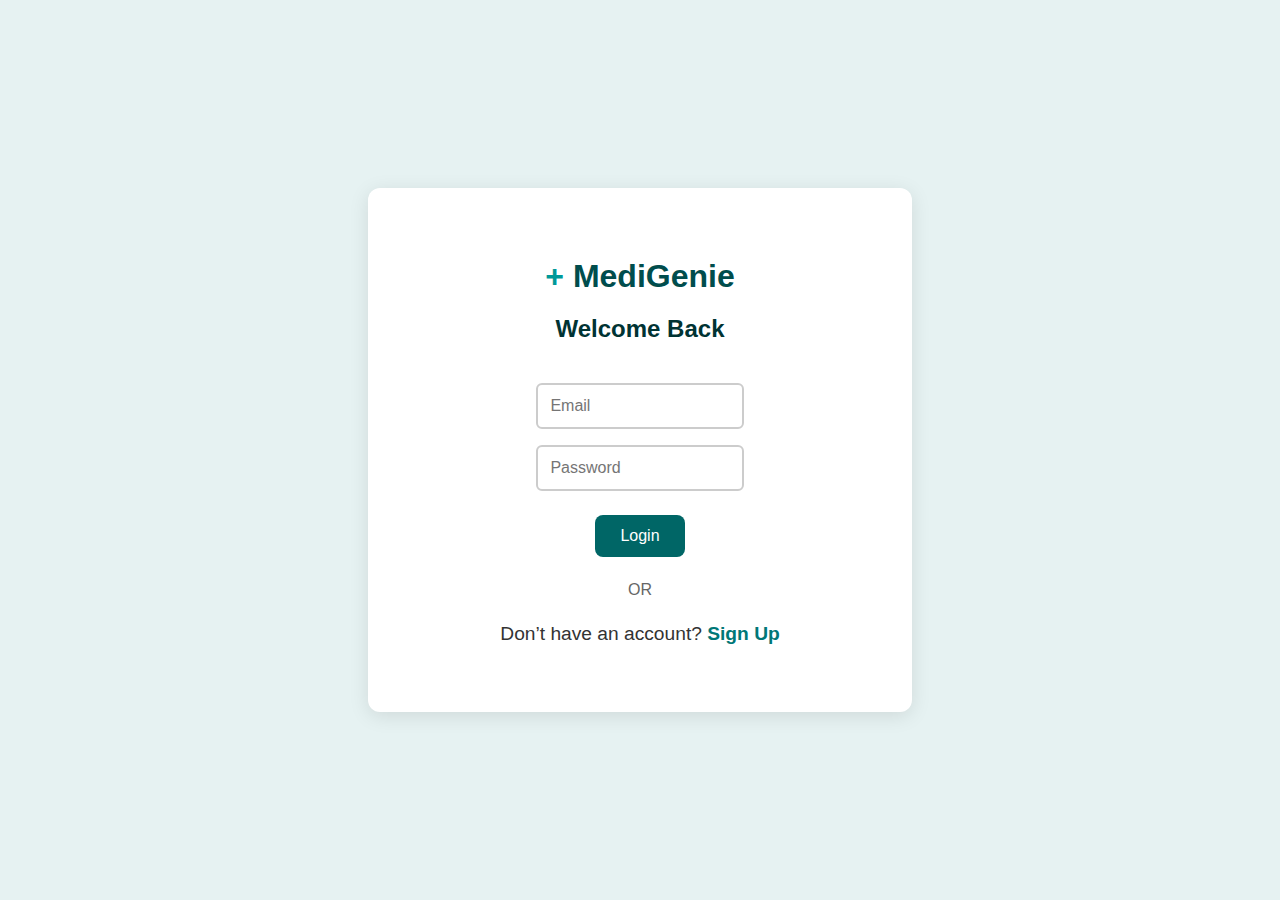
<file: templates/index.html>
<!DOCTYPE html>
<html lang="en">
<head>
  <meta charset="UTF-8" />
  <meta name="viewport" content="width=device-width, initial-scale=1.0"/>
  <title>MediGenie Login</title>
  <link rel="stylesheet" href="../static/styles/style.css" />
</head>
<body>
  <div class="container">
    <div class="right-panel">
      <h1 class="brand"><span class="plus">+</span> MediGenie</h1>
      <h2>Welcome Back</h2>
      <form class="login-form" action="/login" method="post">
        <input type="email" name="email" placeholder="Email" required />
        <br/>
        <input type="password" name="password" placeholder="Password" required />

        <div >
            <button type="submit">Login</button>
        </div>
      </form>
      <div class="separator">OR</div>
     
      <p class="signup-text">
        Don’t have an account? <a href="signup.html">Sign Up</a>
      </p>
    </div>
  </div>
</body>
</html>
</file>
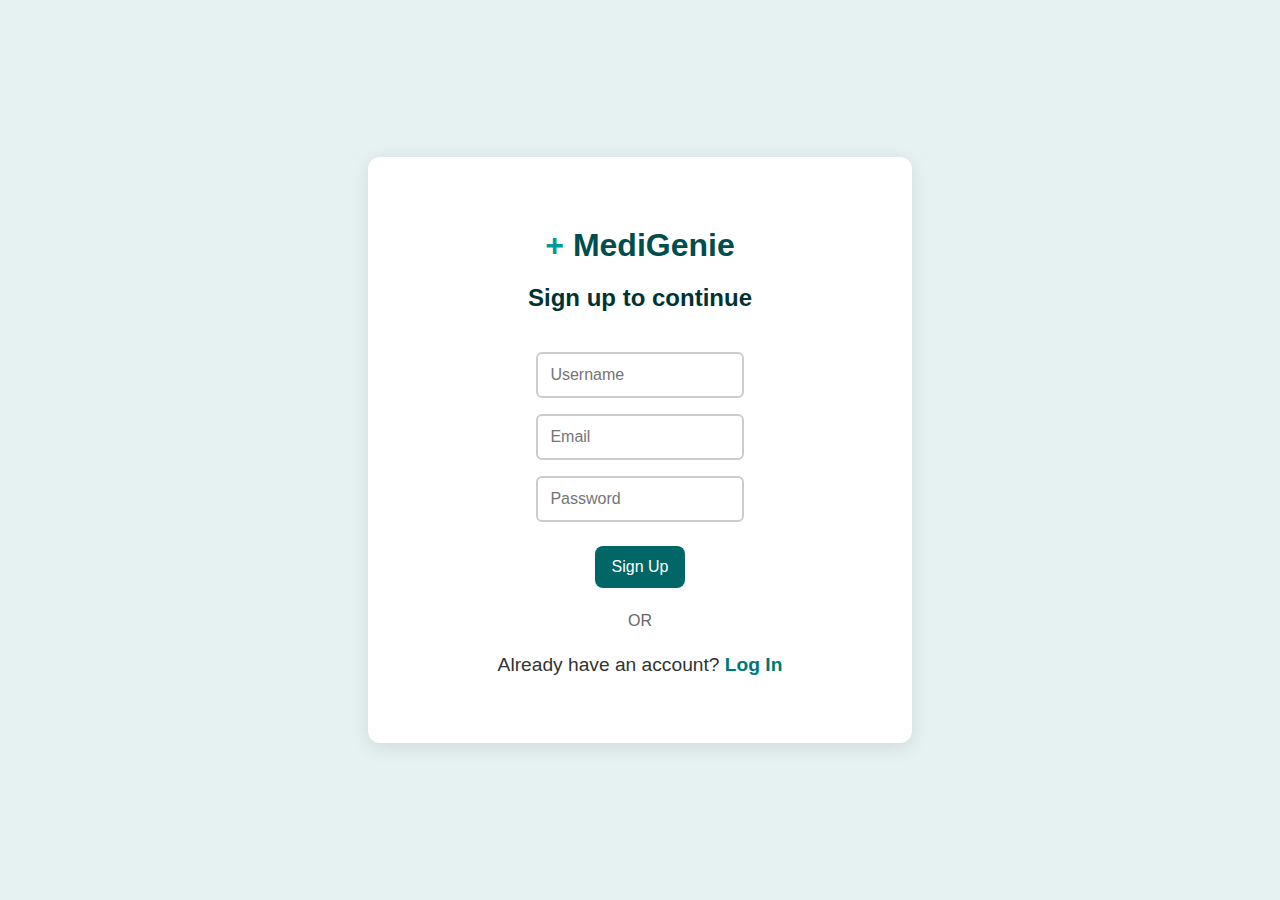
<file: templates/signup.html>
<!DOCTYPE html>
<html lang="en">
<head>
  <meta charset="UTF-8" />
  <meta name="viewport" content="width=device-width, initial-scale=1.0"/>
  <title>MediGenie Login</title>
  <link rel="stylesheet" href="../static/styles/style1.css" />
</head>
<body>
  <div class="container">
    <div class="right-panel">
      <h1 class="brand"><span class="plus">+</span> MediGenie</h1>
      <h2>Sign up to continue </h2>
      <form class="login-form" method="post" action="/signup">

        <input type="Username" placeholder="Username" required name="username"/>
        <br/>
        <input type="email" placeholder="Email" required name="email" />
        <br/>
        <input type="password" placeholder="Password" required  name="password"/>
       
       

        <div >
            <button type="submit">Sign Up</button>
        </div>
      </form>
      <div class="separator">OR</div>
     
      <p class="signup-text">
        Already have an account? <a href="/login">Log In</a>
      </p>
    </div>
  </div>
</body>
</html>
</file>
<file: static/styles/style.css>
body {
    margin: 0;
    font-family: 'Segoe UI', sans-serif;
    background: #e6f2f2;
  }
  
  .container {
    display: flex;
    height: 100vh;
    justify-content: center;
    align-items: center;
    text-align: center;
  }
  

  
  .illustration {
    width: 60%;
    max-width: 300px;
  }
  
  .right-panel {
    flex: 1;
    background-color: #ffffff;
    padding: 3rem;
    border-radius: 12px;
    align-items: center;
    box-shadow: 0 4px 20px rgba(0, 0, 0, 0.1);
    width: 100px; /* fixed width instead of flex */
  max-width: 35%;
  }
  
  .brand {
    font-size: 2rem;
    margin-bottom: 0.5rem;
    color: #004d4d;
  }
  
  .plus {
    color: #009999;
    font-weight: bold;
  }
  
  h2 {
    margin-bottom: 2rem;
    color: #003333;
    
  }
  
  .login-form input {
    width:40%;
  
    padding: 0.75rem;
    margin: 0.5rem 0;
    border-radius: 6px;
    border: 2.5px solid #ccc;
    font-size: 1rem;
  }
  
  .login-form button {
    width: 20%;
    padding: 0.75rem;
    background-color: #006666;
    color: #ffffff;
    border: none;
    border-radius: 8px; 
    font-size: 1rem;
    cursor: pointer;
    margin-top: 1rem;
    align-items: center;
  }
  
  .separator {
    text-align: center;
    margin: 1.5rem 0;
    color: #666;
  }
  
  .google-login {
    display: flex;
    align-items: center;
    justify-content: center;
    background: #ffffff;
    border: 1px solid #ccc;
    border-radius: 6px;
    padding: 0.75rem;
    width: 40%;
    cursor: pointer;
  }
  
  
  .signup-text {
    margin-top: 1.5rem;
    text-align: center;
    color: #333;
    font-size: 1.2em;
    border-size: 1px;
  }
  
  .signup-text a {
    color: #007777;
    text-decoration: none;
    font-weight: bold;
  }
</file>
<file: static/styles/style1.css>
body {
    margin: 0;
    font-family: 'Segoe UI', sans-serif;
    background: #e6f2f2;
  }
  
  .container {
    display: flex;
    height: 100vh;
    justify-content: center;
    align-items: center;
    text-align: center;
  }
  

  
  .illustration {
    width: 60%;
    max-width: 300px;
  }
  
  .right-panel {
    flex: 1;
    background-color: #ffffff;
    padding: 3rem;
    border-radius: 12px;
    align-items: center;
    box-shadow: 0 4px 20px rgba(0, 0, 0, 0.1);
    width: 100px; /* fixed width instead of flex */
  max-width: 35%;
  }
  
  .brand {
    font-size: 2rem;
    margin-bottom: 0.5rem;
    color: #004d4d;
  }
  
  .plus {
    color: #009999;
    font-weight: bold;
  }
  
  h2 {
    margin-bottom: 2rem;
    color: #003333;
    
  }
  
  .login-form input {
    width:40%;
  
    padding: 0.75rem;
    margin: 0.5rem 0;
    border-radius: 6px;
    border: 2.5px solid #ccc;
    font-size: 1rem;
  }
  
  .login-form button {
    width: 20%;
    padding: 0.75rem;
    background-color: #006666;
    color: #ffffff;
    border: none;
    border-radius: 8px; 
    font-size: 1rem;
    cursor: pointer;
    margin-top: 1rem;
    align-items: center;
  }
  
  .separator {
    text-align: center;
    margin: 1.5rem 0;
    color: #666;
  }
  
  .google-login {
    display: flex;
    align-items: center;
    justify-content: center;
    background: #ffffff;
    border: 1px solid #ccc;
    border-radius: 6px;
    padding: 0.75rem;
    width: 40%;
    cursor: pointer;
  }
  
  
  .signup-text {
    margin-top: 1.5rem;
    text-align: center;
    color: #333;
    font-size: 1.2em;
    border-size: 1px;
  }
  
  .signup-text a {
    color: #007777;
    text-decoration: none;
    font-weight: bold;
  }
</file>
